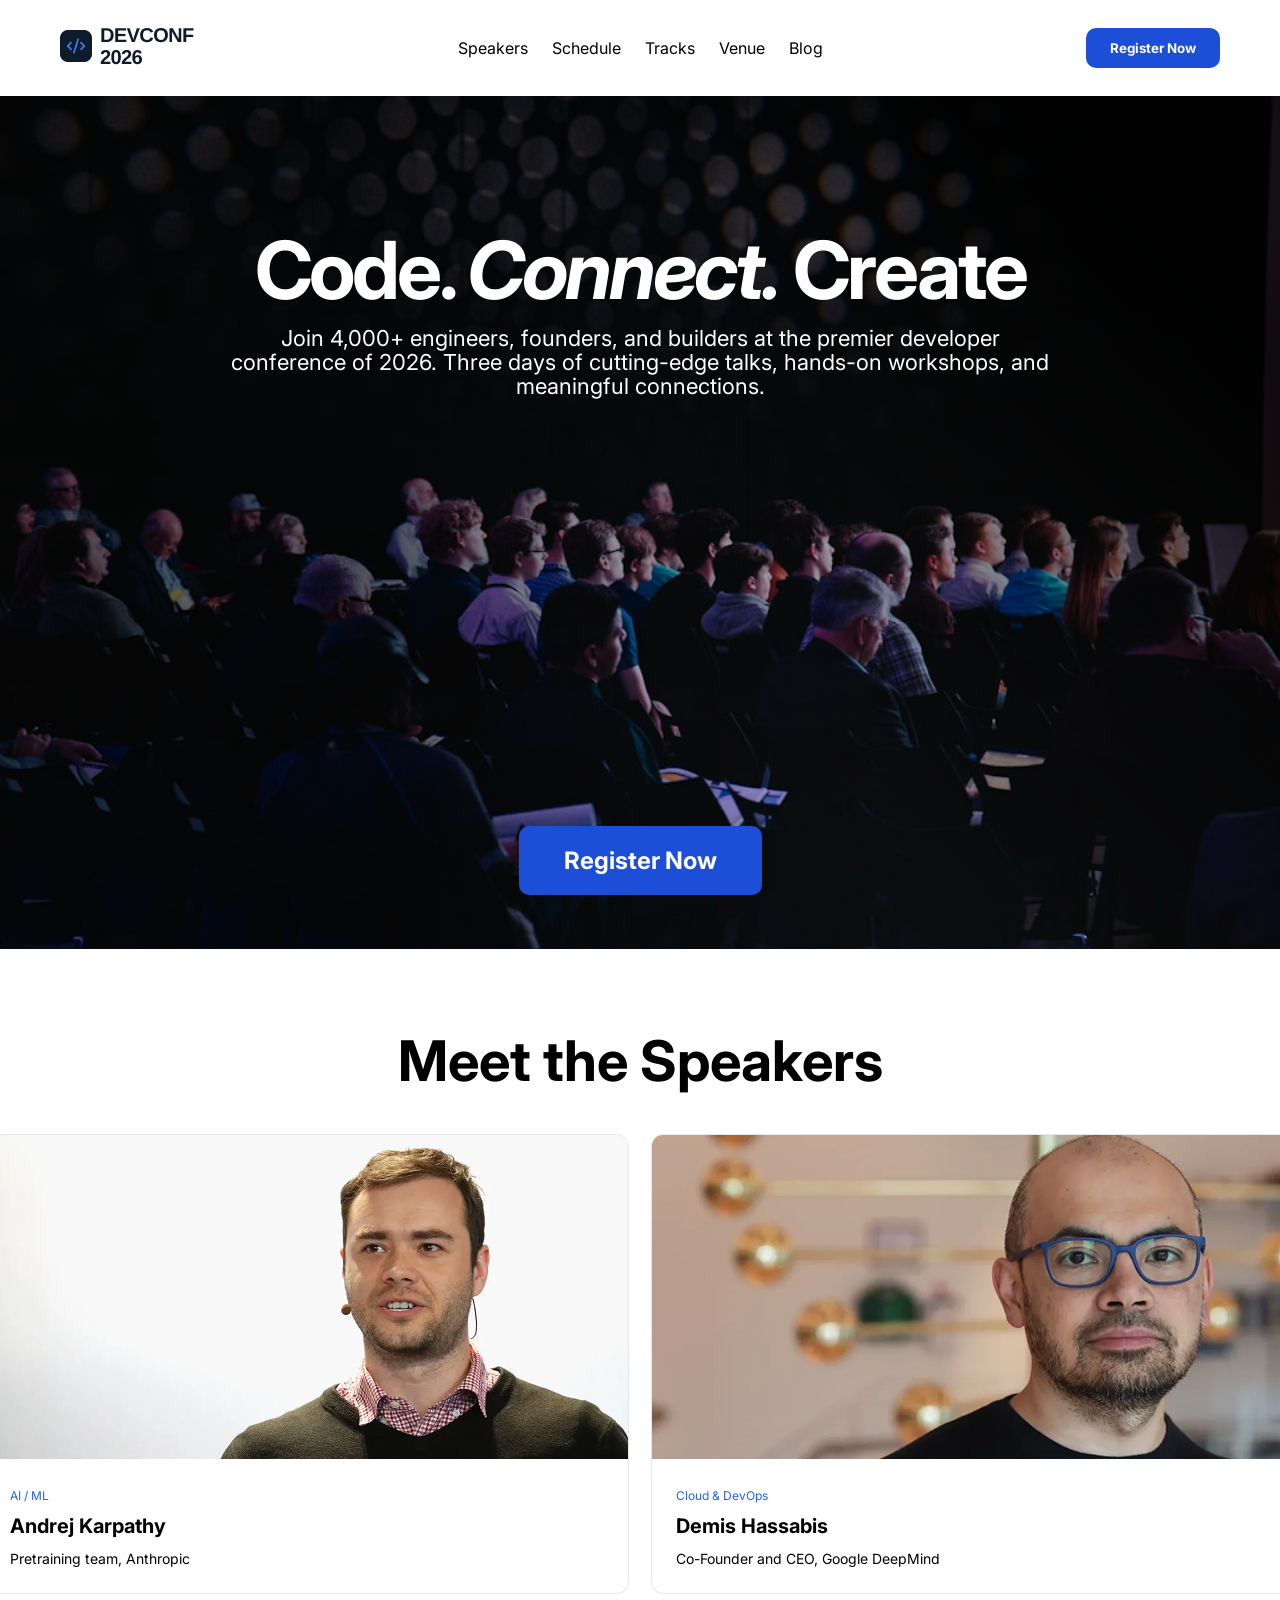
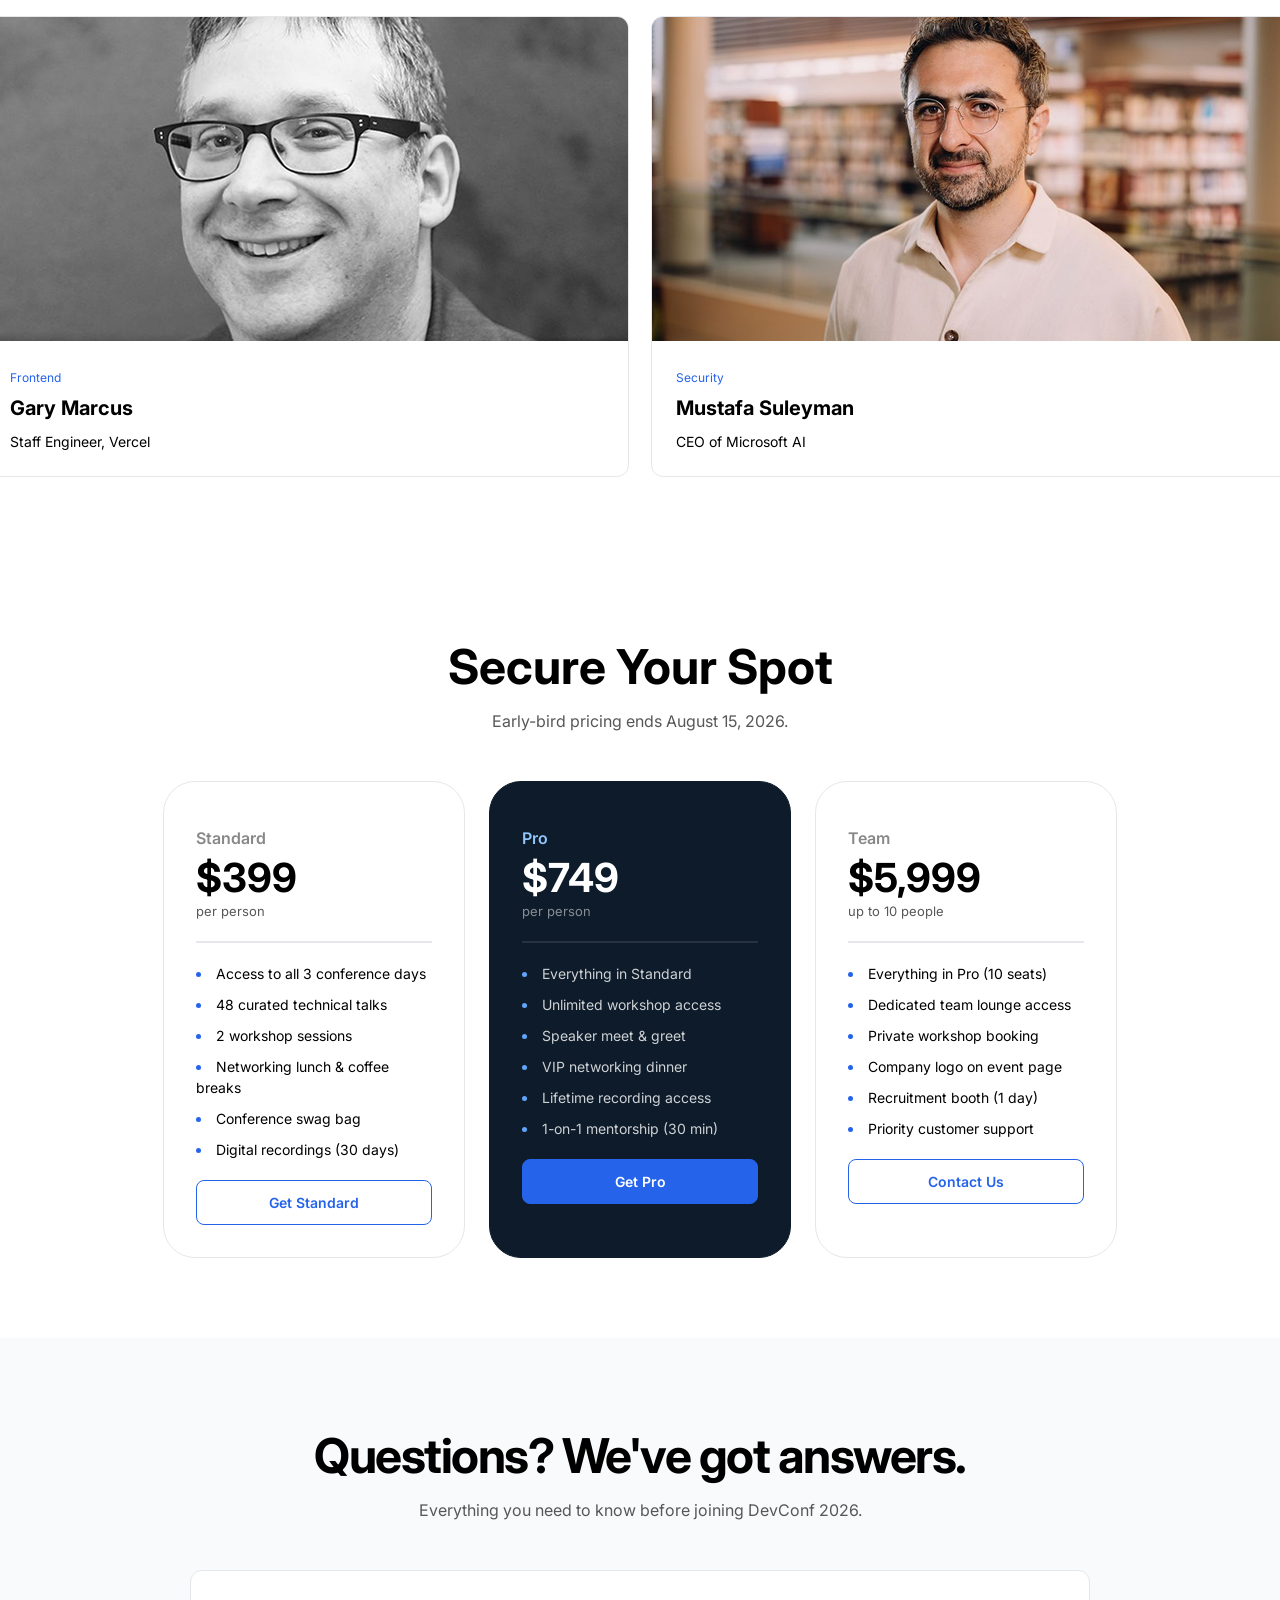
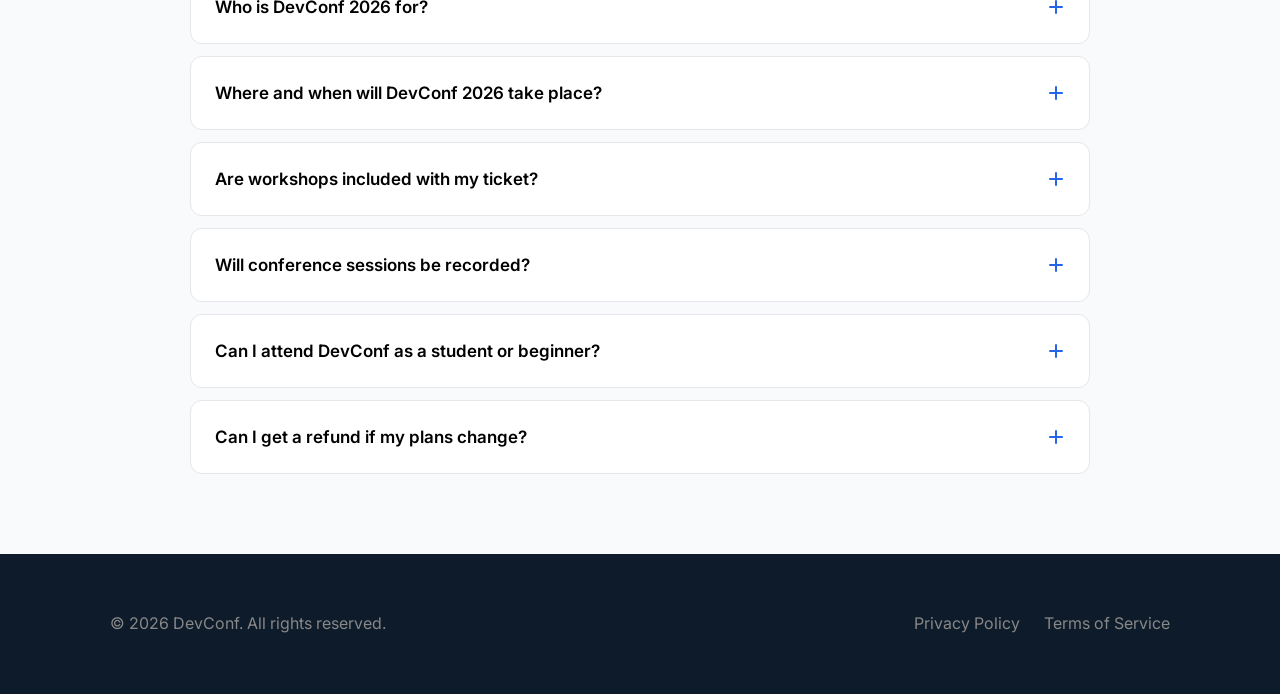
<file: src/index.html>
<!doctype html>
<html lang="en">
  <head>
    <meta charset="UTF-8" />
    <meta name="viewport" content="width=device-width, initial-scale=1.0" />
    <link rel="stylesheet" href="./style.css" />
    <title>Document</title>
  </head>

  <body>
    <header>
      <div>
        <img src="../assets/logo.png" alt="Devconf 2026" />
      </div>
      <nav>
        <ul>
          <li>Speakers</li>
          <li>Schedule</li>
          <li>Tracks</li>
          <li>Venue</li>
          <li>Blog</li>
        </ul>
      </nav>
      <button class="cta header-cta">Register Now</button>
    </header>
    <main>
      <div id="hero-wrapper">
        <section>
          <div>
            <h1>Code. <em>Connect.</em> Create</h1>
            <p>
              Join 4,000+ engineers, founders, and builders at the premier
              developer conference of 2026. Three days of cutting-edge talks,
              hands-on workshops, and meaningful connections.
            </p>
          </div>
          <button class="cta hero-cta">Register Now</button>
        </section>
      </div>
      <section id="speakers">
        <h2>Meet the Speakers</h2>
        <div class="container">
          <div class="item">
            <img src="../assets/andrej.png" alt="Andrej Karpathy" />
            <div class="details">
              <p class="field">AI / ML</p>
              <h3 class="name">Andrej Karpathy</h3>
              <p class="designation">Pretraining team, Anthropic</p>
            </div>
          </div>
          <div class="item">
            <img src="../assets/demis.png" alt="Demis Hassabis" />
            <div class="details">
              <p class="field">Cloud & DevOps</p>
              <h3 class="name">Demis Hassabis</h3>
              <p class="designation">Co-Founder and CEO, Google DeepMind</p>
            </div>
          </div>
          <div class="item">
            <img src="../assets/gary.png" alt="Gary Marcus" />
            <div class="details">
              <p class="field">Frontend</p>
              <h3 class="name">Gary Marcus</h3>
              <p class="designation">Staff Engineer, Vercel</p>
            </div>
          </div>
          <div class="item">
            <img src="../assets/mustafa.png" alt="Mustafa Suleyman" />
            <div class="details">
              <p class="field">Security</p>
              <h3 class="name">Mustafa Suleyman</h3>
              <p class="designation">CEO of Microsoft AI</p>
            </div>
          </div>
        </div>
      </section>
      <section id="pricing">
        <h2>Secure Your Spot</h2>
        <p>Early-bird pricing ends August 15, 2026.</p>
        <div class="container">
          <div class="item">
            <div>
              <p class="type">Standard</p>
              <h3 class="price">$399</h3>
              <p class="people-allowed">per person</p>
            </div>
            <hr />
            <ul class="features-list">
              <li>Access to all 3 conference days</li>
              <li>48 curated technical talks</li>
              <li>2 workshop sessions</li>
              <li>Networking lunch & coffee breaks</li>
              <li>Conference swag bag</li>
              <li>Digital recordings (30 days)</li>
            </ul>
            <button>Get Standard</button>
          </div>
          <div class="item featured">
            <div>
              <p class="type">Pro</p>
              <h3 class="price">$749</h3>
              <p class="people-allowed">per person</p>
            </div>
            <hr />
            <ul class="features-list">
              <li>Everything in Standard</li>
              <li>Unlimited workshop access</li>
              <li>Speaker meet & greet</li>
              <li>VIP networking dinner</li>
              <li>Lifetime recording access</li>
              <li>1-on-1 mentorship (30 min)</li>
            </ul>
            <button>Get Pro</button>
          </div>
          <div class="item">
            <div>
              <p class="type">Team</p>
              <h3 class="price">$5,999</h3>
              <p class="people-allowed">up to 10 people</p>
            </div>
            <hr />
            <ul class="features-list">
              <li>Everything in Pro (10 seats)</li>
              <li>Dedicated team lounge access</li>
              <li>Private workshop booking</li>
              <li>Company logo on event page</li>
              <li>Recruitment booth (1 day)</li>
              <li>Priority customer support</li>
            </ul>
            <button>Contact Us</button>
          </div>
        </div>
      </section>
      <section id="faq">
        <div class="faq-header">
          <h2>Questions? We've got answers.</h2>
          <p class="subtitle">
            Everything you need to know before joining DevConf 2026.
          </p>
        </div>

        <div class="faq-list">
          <details>
            <summary>
              Who is DevConf 2026 for?
              <span class="faq-icon"></span>
            </summary>
            <p>
              DevConf 2026 is designed for software engineers, developers,
              founders, students, and technology enthusiasts who want to learn,
              connect, and explore the future of software development.
            </p>
          </details>

          <details>
            <summary>
              Where and when will DevConf 2026 take place?
              <span class="faq-icon"></span>
            </summary>
            <p>
              DevConf 2026 is a three-day conference bringing together
              developers from around the world for technical talks, workshops,
              and meaningful networking opportunities.
            </p>
          </details>

          <details>
            <summary>
              Are workshops included with my ticket?
              <span class="faq-icon"></span>
            </summary>
            <p>
              Standard tickets include access to two workshop sessions, while
              Pro and Team attendees receive unlimited workshop access
              throughout the conference.
            </p>
          </details>

          <details>
            <summary>
              Will conference sessions be recorded?
              <span class="faq-icon"></span>
            </summary>
            <p>
              Yes. Standard attendees receive access to session recordings for
              30 days, while Pro and Team ticket holders receive lifetime
              access.
            </p>
          </details>

          <details>
            <summary>
              Can I attend DevConf as a student or beginner?
              <span class="faq-icon"></span>
            </summary>
            <p>
              Absolutely. DevConf welcomes developers at every experience level.
              Sessions range from accessible introductions to advanced technical
              deep dives, so there is something valuable for everyone.
            </p>
          </details>

          <details>
            <summary>
              Can I get a refund if my plans change?
              <span class="faq-icon"></span>
            </summary>
            <p>
              Tickets can be refunded according to the conference cancellation
              policy. You can also transfer your ticket to another attendee
              before the event begins.
            </p>
          </details>
        </div>
      </section>
    </main>
    <footer>
      <p>© 2026 DevConf. All rights reserved.</p>
      <nav>
        <ul>
          <li>Privacy Policy</li>
          <li>Terms of Service</li>
        </ul>
      </nav>
    </footer>
  </body>
</html>
</file>
<file: src/style.css>
@import url("https://fonts.googleapis.com/css2?family=Inter:ital,opsz,wght@0,14..32,100..900;1,14..32,100..900&display=swap");

:root {
  --cta-bg: #1d4ed8;
  --card-stroke-color: #e5e7eb;
  --accent-color: #2563eb;
  --text-color-muted: #575757;
  --color-blue-100: #93c5fd;
  --color-blue-300: #60a5fa;
  --color-blue-900: #0d1b2a;
  --color-gray-200: rgba(255, 255, 255, 0.8);
  --color-gray-400: #888888;
  --color-gray-500: rgba(255, 255, 255, 0.5);
  --color-gray-900: rgba(255, 255, 255, 0.1);
}

* {
  margin: 0;
  padding: 0;
  box-sizing: border-box;
  font-family: "Inter", sans-serif;
}

header {
  display: flex;
  justify-content: space-between;
  align-items: center;
  padding: 24px 60px;
}

nav ul {
  list-style-type: none;
  display: flex;
  gap: 24px;
}

button {
  border: none;
}

button.cta {
  border-radius: 10px;
  font-weight: bold;
  background-color: var(--cta-bg);
  color: white;
}

button.cta.header-cta {
  padding: 12px 24px;
}

section {
  padding: 80px 115px;
  display: flex;
  flex-direction: column;
  align-items: center;
}

div#hero-wrapper {
  aspect-ratio: 1080 / 720;
  color: white;
  background:
    linear-gradient(90deg, rgba(0, 0, 0, 0.6) 30%, rgba(0, 0, 0, 0) 70%),
    linear-gradient(45deg, rgba(0, 0, 0, 0) 42%, rgba(0, 0, 0, 0.88) 87%),
    url("../assets/banner.jpg");
  background-size: 100% auto;
  background-repeat: no-repeat;
  padding: 54px 0;

  section {
    height: 100%;
    justify-content: space-between;
    text-align: center;
    padding-bottom: 0;

    div {
      display: flex;
      flex-direction: column;
      gap: 16px;
      justify-content: center;

      h1 {
        font-size: 80px;
        line-height: 80px;
        letter-spacing: -3.2px;
      }

      p {
        width: 829px;
        font-size: 22px;
        line-height: 24px;
      }
    }
  }
}

button.cta.hero-cta {
  padding: 22.5px 45px;
  font-size: 24px;
  line-height: 24px;
}

section#speakers {
  gap: 40px;

  h2 {
    font-size: 56px;
    line-height: 64.4px;
  }

  div.container {
    display: grid;
    grid-template-columns: 1fr 1fr;
    gap: 22px;

    div.item {
      border-radius: 12px;
      overflow: clip;
      border: 1px solid var(--card-stroke-color);

      div.details {
        padding: 24px;
        display: flex;
        flex-direction: column;
        gap: 8px;

        p.field {
          color: var(--accent-color);
          font-size: 12px;
          line-height: 18px;
        }

        h3.name {
          font-size: 20px;
          line-height: 27.5px;
        }

        p.designation {
          font-size: 14px;
          line-height: 21px;
        }
      }
    }
  }
}

section#pricing {
  h2 {
    font-size: 48px;
    line-height: 60px;
  }

  p {
    font-size: 16px;
    line-height: 24px;
    color: var(--text-color-muted);
    padding-top: 12px;
  }

  div.container {
    display: grid;
    grid-template-columns: 1fr 1fr 1fr;
    gap: 24px;
    width: 100%;
    padding-inline: 48px;
    padding-top: 48px;

    div.item {
      padding: 32px;
      border: 1px solid var(--card-stroke-color);
      border-radius: 32px;
      display: flex;
      flex-direction: column;
      gap: 20px;

      p.type {
        color: var(--color-gray-400);
        font-weight: 600;
      }

      h3.price {
        font-size: 40px;
        line-height: 40px;
        font-weight: bold;
        padding-top: 8px;
      }

      p.people-allowed {
        font-size: 13px;
        line-height: 19.5px;
        padding-top: 4px;
      }

      hr {
        border: 1px solid var(--card-stroke-color);
      }

      ul.features-list {
        list-style-position: inside;
        display: flex;
        flex-direction: column;
        gap: 10px;
        ::marker {
          color: var(--accent-color);
        }
        font-size: 14px;
        line-height: 21px;
      }

      button {
        width: 100%;
        padding: 11px 0;
        color: var(--accent-color);
        font-size: 14px;
        line-height: 21px;
        font-weight: 600;
        border: 1px solid var(--accent-color);
        border-radius: 8px;
        background-color: transparent;
      }
    }

    div.item.featured {
      background-color: var(--color-blue-900);
      border-color: var(--color-blue-900);

      p.type {
        color: var(--color-blue-100);
      }

      h3.price {
        color: white;
      }

      p.people-allowed {
        color: var(--color-gray-500);
      }

      hr {
        border: 1px solid var(--color-gray-900);
      }

      ul.features-list {
        ::marker {
          color: var(--color-blue-300);
        }
        color: var(--color-gray-200);
      }

      button {
        color: white;
        background-color: var(--accent-color);
      }
    }
  }
}

section#faq {
  gap: 48px;
  background-color: #f8fafc;

  div.faq-header {
    display: flex;
    flex-direction: column;
    align-items: center;
    text-align: center;

    h2 {
      font-size: 48px;
      line-height: 60px;
      letter-spacing: -1.5px;
      padding-top: 8px;
    }

    p.subtitle {
      color: var(--text-color-muted);
      font-size: 16px;
      line-height: 24px;
      padding-top: 12px;
    }
  }

  div.faq-list {
    width: 100%;
    max-width: 900px;
    display: flex;
    flex-direction: column;
    gap: 12px;

    details {
      background-color: white;
      border: 1px solid var(--card-stroke-color);
      border-radius: 12px;
      padding: 0 24px;
      transition:
        border-color 0.2s ease,
        box-shadow 0.2s ease;

      &:hover {
        border-color: #bfdbfe;
      }

      &[open] {
        border-color: var(--color-blue-100);
        box-shadow: 0 4px 20px rgba(37, 99, 235, 0.08);
      }

      summary {
        min-height: 72px;
        display: flex;
        justify-content: space-between;
        align-items: center;
        gap: 24px;
        cursor: pointer;
        list-style: none;
        font-size: 17px;
        line-height: 24px;
        font-weight: 600;

        &::-webkit-details-marker {
          display: none;
        }

        span.faq-icon {
          width: 18px;
          height: 18px;
          flex-shrink: 0;
          position: relative;

          &::before,
          &::after {
            content: "";
            position: absolute;
            top: 50%;
            left: 50%;
            width: 14px;
            height: 2px;
            border-radius: 2px;
            background-color: var(--accent-color);
            transform: translate(-50%, -50%);
            transition: transform 0.2s ease;
          }

          &::after {
            transform: translate(-50%, -50%) rotate(90deg);
          }
        }
      }

      &[open] summary {
        span.faq-icon::after {
          transform: translate(-50%, -50%) rotate(0);
        }
      }

      > p {
        color: var(--text-color-muted);
        font-size: 15px;
        line-height: 24px;
        padding: 0 48px 24px 0;
        max-width: 760px;
      }
    }
  }
}

footer {
  color: var(--color-gray-400);
  background-color: var(--color-blue-900);
  font-size: 16px;
  line-height: 19.5px;
  display: flex;
  justify-content: space-between;
  padding: 60px 110px;
}
</file>
